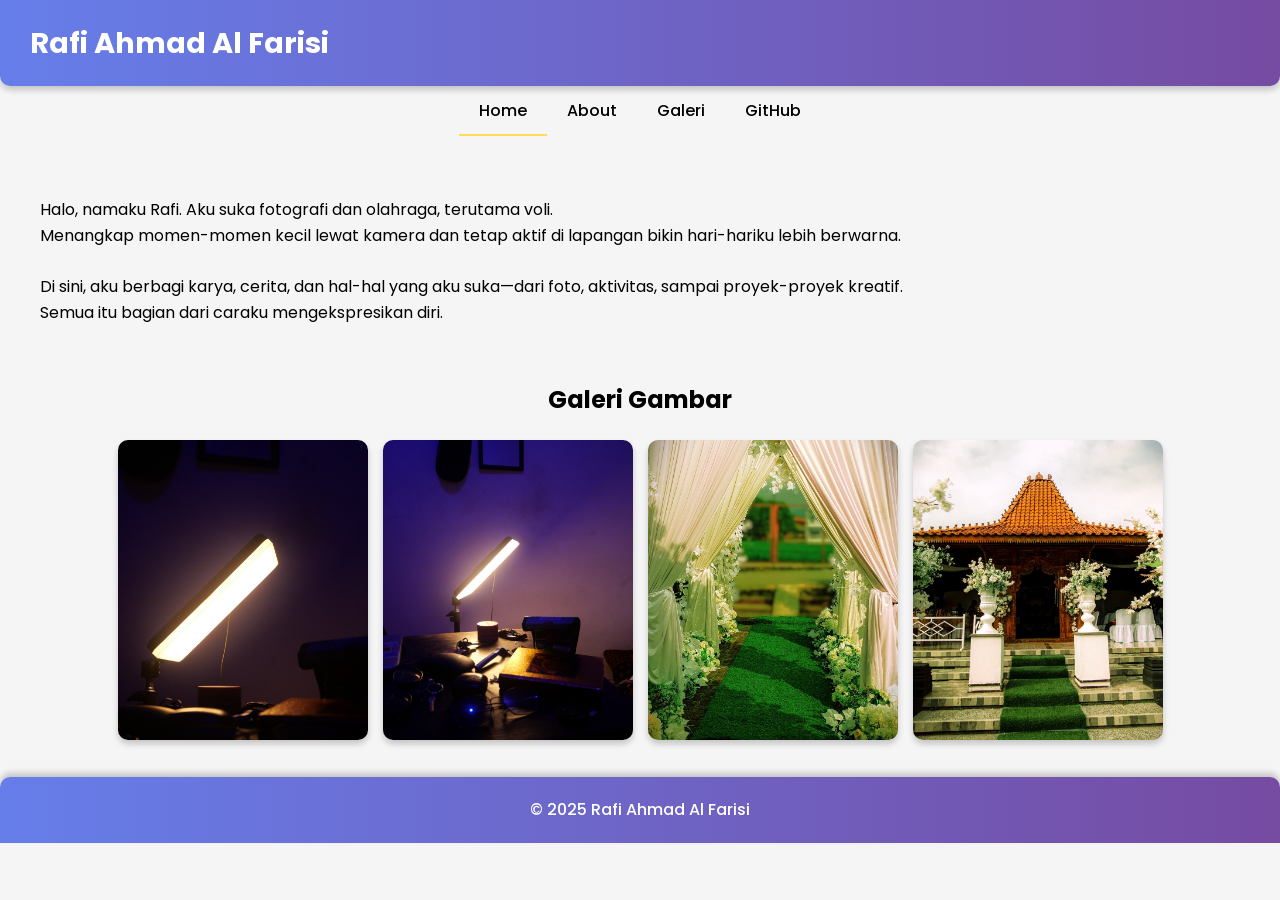
<file: Web Dan Mobile Programming/Kuis1/index.html>
<!DOCTYPE html>
<html lang="id">
<head>
  <meta charset="UTF-8">
  <meta name="viewport" content="width=device-width, initial-scale=1.0">
  <title>Personal Page - Rafi Ahmad Al Farisi</title>
  <link href="css/style.css" rel="stylesheet">
  <link href="https://fonts.googleapis.com/css2?family=Poppins:wght@400;500;700&display=swap" rel="stylesheet">
</head>
<body>

  <!-- Header -->
  <header>
    <h1>Rafi Ahmad Al Farisi</h1>
  </header>

  <!-- Navbar -->
  <nav>
    <a href="#home" class="active">Home</a>
    <a href="#about">About</a>
    <a href="#Gallery">Galeri</a>
    <a href="http://github.com/Rasa50/" target="_blank" rel="noopener noreferrer">GitHub</a>
  </nav>
  
  <!-- Main content -->
  <main>
    <!-- about -->
    <p class="about">
      Halo, namaku Rafi. Aku suka fotografi dan olahraga, terutama voli.
      Menangkap momen-momen kecil lewat kamera dan tetap aktif di lapangan bikin hari-hariku lebih berwarna.
  
      Di sini, aku berbagi karya, cerita, dan hal-hal yang aku suka—dari foto, aktivitas, sampai proyek-proyek kreatif.
      Semua itu bagian dari caraku mengekspresikan diri.
    </p>
  </main>

    <!-- Galeri gambar -->
    <section id="Gallery">
      <h2 style="text-align:center;">Galeri Gambar</h2>
      <div class="image-gallery">
        <div class="image-item">
          <img src="images/1.jpeg" alt="Foto 1">
        </div>
        <div class="image-item">
          <img src="images/2.jpeg" alt="Foto 2">
        </div>
        <div class="image-item">
          <img src="images/3.jpeg" alt="Foto 3">
        </div>
        <div class="image-item">
          <img src="images/4.jpeg" alt="Foto 4">
        </div>
      </div>
    </section>


  <!-- Footer -->
  <footer>
    <p>&copy; 2025 Rafi Ahmad Al Farisi</p>
  </footer>

</body>
</html>
</file>
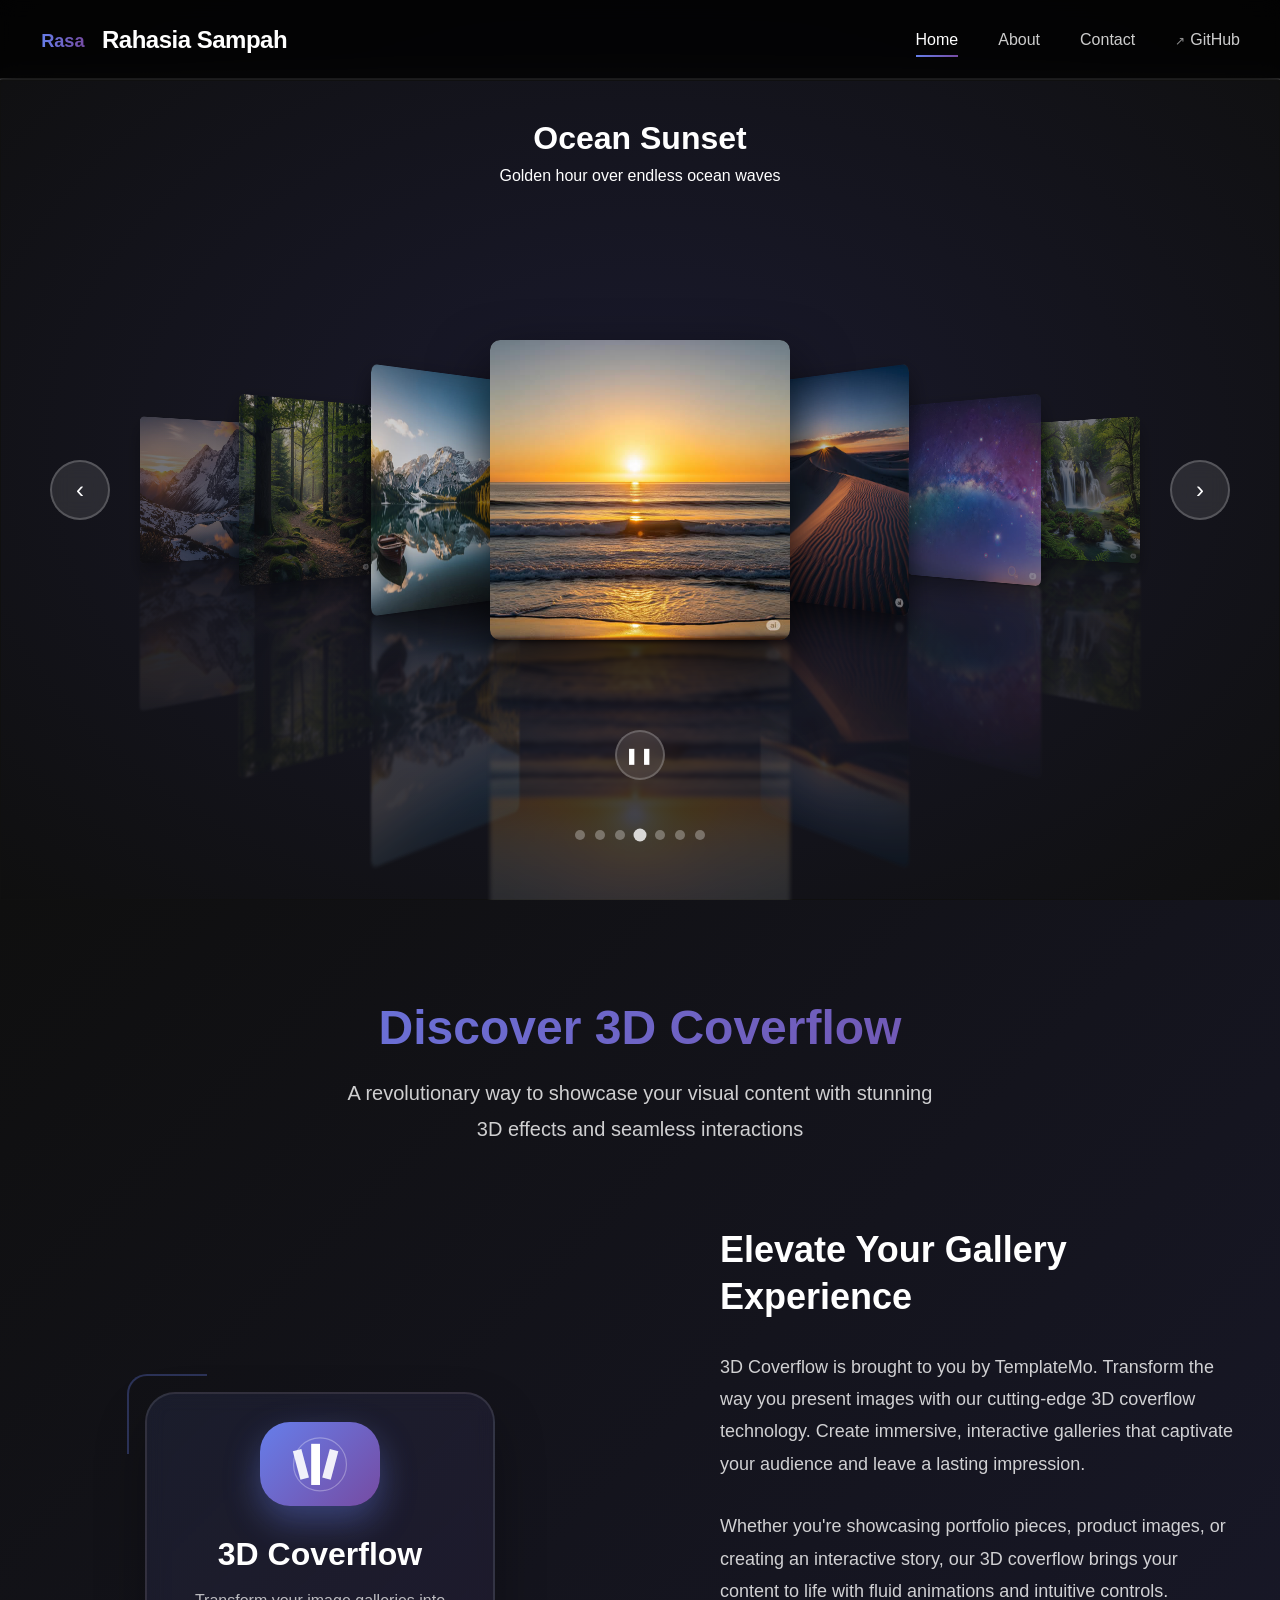
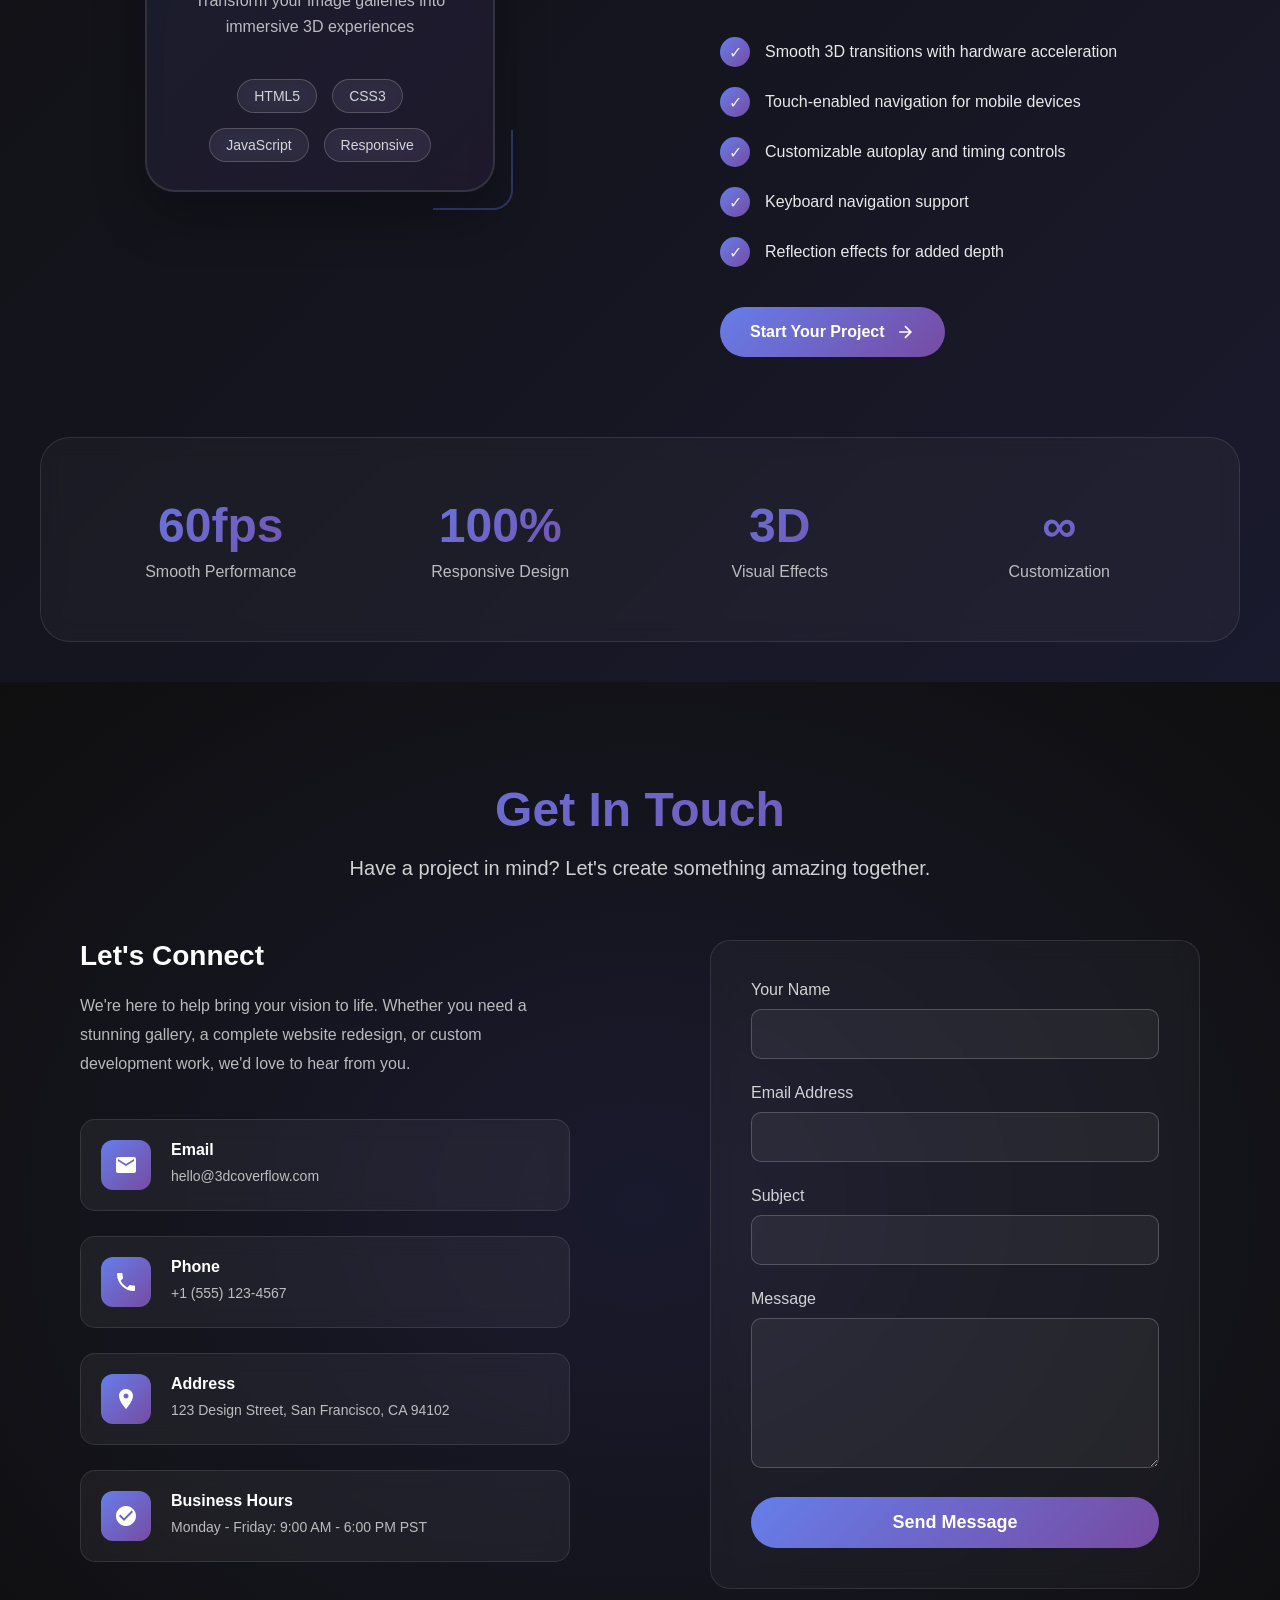
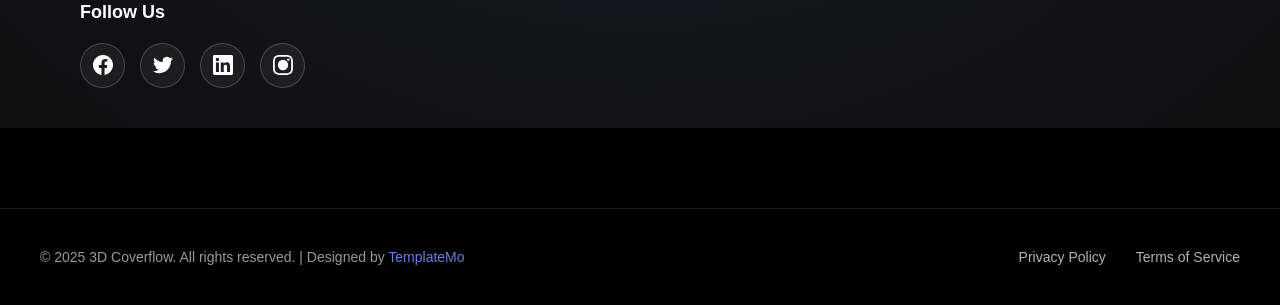
<file: Web Dan Mobile Programming/templatemo_595_3d_coverflow/index.html>
<!DOCTYPE html>
<html lang="en">
<head>
    <meta charset="UTF-8">
    <meta name="viewport" content="width=device-width, initial-scale=1.0">
    <title>Personal Page - Rafi Ahmad Al Farisi</title>
    <link href="templatemo-3d-coverflow.css" rel="stylesheet">

</head>
<body>
    <!-- Header -->
    <header class="header" id="header">
        <a href="#home" class="logo-container">
            <div class="logo">
                <svg viewBox="0 0 220 80" xmlns="http://www.w3.org/2000/svg">
                    <defs>
                        <!-- Gradient -->
                        <linearGradient id="gradRasa" x1="0%" y1="0%" x2="100%" y2="0%">
                        <stop offset="0%" style="stop-color:#667eea;stop-opacity:1" />
                        <stop offset="100%" style="stop-color:#764ba2;stop-opacity:1" />
                        </linearGradient>
                    </defs>
                    <!-- Tulisan Rasa -->
                    <text x="5" y="70"
                            font-family="Poppins, sans-serif"
                            font-size="80"
                            font-weight="700"
                            fill="url(#gradRasa)">
                        Rasa
                    </text>
                </svg>
            </div>
            <div class="logo-text">Rahasia Sampah</div>
        </a>
        
        <nav class="main-menu" id="mainMenu">
            <a href="#home" class="menu-item active">Home</a>
            <a href="#about" class="menu-item">About</a>
            <a href="#contact" class="menu-item">Contact</a>
            <a href="https://github.com" target="_blank" rel="noopener noreferrer" class="menu-item external">GitHub</a>
        </nav>
        
        <div class="menu-toggle" id="menuToggle">
            <span></span>
            <span></span>
            <span></span>
        </div>
    </header>

    <!-- Home Section -->
    <section id="home" class="section">
        <div class="coverflow-wrapper">
            <div class="info">
                <h2 id="current-title">Mountain Landscape</h2>
                <p id="current-description">Majestic peaks covered in snow during golden hour</p>
            </div>

            <div class="coverflow-container" tabindex="0">
                <div class="coverflow" id="coverflow">
                    <div class="coverflow-item" data-index="0">
                        <div class="cover image-loading">
                            <img src="images/mountain-landscape.jpg" alt="Mountain Landscape" loading="lazy">
                        </div>
                        <div class="reflection"></div>
                    </div>
                    <div class="coverflow-item" data-index="1">
                        <div class="cover image-loading">
                            <img src="images/forest-path.jpg" alt="Forest Path" loading="lazy">
                        </div>
                        <div class="reflection"></div>
                    </div>
                    <div class="coverflow-item" data-index="2">
                        <div class="cover image-loading">
                            <img src="images/serene-water-mirroring.jpg" alt="Lake Reflection" loading="lazy">
                        </div>
                        <div class="reflection"></div>
                    </div>
                    <div class="coverflow-item" data-index="3">
                        <div class="cover image-loading">
                            <img src="images/ocean-sunset-golden-hour.jpg" alt="Ocean Sunset" loading="lazy">
                        </div>
                        <div class="reflection"></div>
                    </div>
                    <div class="coverflow-item" data-index="4">
                        <div class="cover image-loading">
                            <img src="images/rolling-sand-dunes.jpg" alt="Desert Dunes" loading="lazy">
                        </div>
                        <div class="reflection"></div>
                    </div>
                    <div class="coverflow-item" data-index="5">
                        <div class="cover image-loading">
                            <img src="images/starry-night.jpg" alt="Starry Night" loading="lazy">
                        </div>
                        <div class="reflection"></div>
                    </div>
                    <div class="coverflow-item" data-index="6">
                        <div class="cover image-loading">
                            <img src="images/cascading-waterfall.jpg" alt="Waterfall" loading="lazy">
                        </div>
                        <div class="reflection"></div>
                    </div>
                </div>

                <button class="nav-button prev" onclick="navigate(-1)">‹</button>
                <button class="nav-button next" onclick="navigate(1)">›</button>

                <div class="dots-container" id="dots"></div>
                
                <!-- Play/Pause Button -->
                <button class="play-pause-button" id="playPauseBtn" onclick="toggleAutoplay()">
                    <span class="play-icon">▶</span>
                    <span class="pause-icon" style="display: none;">❚❚</span>
                </button>
            </div>
        </div>
    </section>

    <!-- About Section -->
    <section id="about" class="section">
        <div class="about-content">
            <div class="about-header">
                <h2>Discover 3D Coverflow</h2>
                <p>A revolutionary way to showcase your visual content with stunning 3D effects and seamless interactions</p>
            </div>
            
            <div class="about-main">
                <div class="about-visual">
                    <div class="showcase-display">
                        <div class="showcase-main">
                            <div class="corner-decoration top-left"></div>
                            <div class="corner-decoration bottom-right"></div>
                            
                            <div class="showcase-logo">
                                <svg viewBox="0 0 100 100" xmlns="http://www.w3.org/2000/svg">
                                    <rect x="10" y="25" width="15" height="50" fill="white" transform="rotate(-15 17.5 50)" opacity="0.9" />
                                    <rect x="35" y="15" width="15" height="70" fill="white" />
                                    <rect x="60" y="25" width="15" height="50" fill="white" transform="rotate(15 67.5 50)" opacity="0.9" />
                                    <circle cx="50" cy="50" r="45" fill="none" stroke="white" stroke-width="2" opacity="0.3" />
                                </svg>
                            </div>
                            
                            <h3 class="showcase-title">3D Coverflow</h3>
                            <p class="showcase-subtitle">Transform your image galleries into immersive 3D experiences</p>
                            
                            <div class="showcase-badges">
                                <a href="https://developer.mozilla.org/en-US/docs/Web/HTML" target="_blank" rel="noopener noreferrer" class="badge">HTML5</a>
                                <a href="https://developer.mozilla.org/en-US/docs/Web/CSS" target="_blank" rel="noopener noreferrer" class="badge">CSS3</a>
                                <a href="https://developer.mozilla.org/en-US/docs/Web/JavaScript" target="_blank" rel="noopener noreferrer" class="badge">JavaScript</a>
                                <a href="https://developer.mozilla.org/en-US/docs/Learn/CSS/CSS_layout/Responsive_Design" target="_blank" rel="noopener noreferrer" class="badge">Responsive</a>
                            </div>
                        </div>
                    </div>
                </div>
                
                <div class="about-info">
                    <h3>Elevate Your Gallery Experience</h3>
                    <p>3D Coverflow is brought to you by TemplateMo. Transform the way you present images with our cutting-edge 3D coverflow technology. Create immersive, interactive galleries that captivate your audience and leave a lasting impression.</p>
                    <p>Whether you're showcasing portfolio pieces, product images, or creating an interactive story, our 3D coverflow brings your content to life with fluid animations and intuitive controls.</p>
                    
                    <ul class="feature-list">
                        <li>Smooth 3D transitions with hardware acceleration</li>
                        <li>Touch-enabled navigation for mobile devices</li>
                        <li>Customizable autoplay and timing controls</li>
                        <li>Keyboard navigation support</li>
                        <li>Reflection effects for added depth</li>
                    </ul>
                    
                    <a href="#contact" class="cta-button">
                        Start Your Project
                        <svg viewBox="0 0 24 24" fill="currentColor">
                            <path d="M5 12h14m-7-7l7 7-7 7" stroke="currentColor" stroke-width="2" fill="none"/>
                        </svg>
                    </a>
                </div>
            </div>
            
            <div class="stats-section">
                <div class="stat-item">
                    <div class="stat-number">60fps</div>
                    <div class="stat-label">Smooth Performance</div>
                </div>
                <div class="stat-item">
                    <div class="stat-number">100%</div>
                    <div class="stat-label">Responsive Design</div>
                </div>
                <div class="stat-item">
                    <div class="stat-number">3D</div>
                    <div class="stat-label">Visual Effects</div>
                </div>
                <div class="stat-item">
                    <div class="stat-number">∞</div>
                    <div class="stat-label">Customization</div>
                </div>
            </div>
        </div>
    </section>

    <!-- Contact Section -->
    <section id="contact" class="section">
        <div class="contact-content">
            <div class="contact-header">
                <h2>Get In Touch</h2>
                <p>Have a project in mind? Let's create something amazing together.</p>
            </div>
            
            <div class="contact-container">
                <div class="contact-info-section">
                    <h3>Let's Connect</h3>
                    <p>We're here to help bring your vision to life. Whether you need a stunning gallery, a complete website redesign, or custom development work, we'd love to hear from you.</p>
                    
                    <div class="contact-details">
                        <div class="contact-item">
                            <div class="contact-icon">
                                <svg viewBox="0 0 24 24">
                                    <path d="M20 4H4c-1.1 0-1.99.9-1.99 2L2 18c0 1.1.9 2 2 2h16c1.1 0 2-.9 2-2V6c0-1.1-.9-2-2-2zm0 4l-8 5-8-5V6l8 5 8-5v2z"/>
                                </svg>
                            </div>
                            <div class="contact-text">
                                <h4>Email</h4>
                                <p>hello@3dcoverflow.com</p>
                            </div>
                        </div>
                        
                        <div class="contact-item">
                            <div class="contact-icon">
                                <svg viewBox="0 0 24 24">
                                    <path d="M6.62 10.79c1.44 2.83 3.76 5.14 6.59 6.59l2.2-2.2c.27-.27.67-.36 1.02-.24 1.12.37 2.33.57 3.57.57.55 0 1 .45 1 1V20c0 .55-.45 1-1 1-9.39 0-17-7.61-17-17 0-.55.45-1 1-1h3.5c.55 0 1 .45 1 1 0 1.25.2 2.45.57 3.57.11.35.03.74-.25 1.02l-2.2 2.2z"/>
                                </svg>
                            </div>
                            <div class="contact-text">
                                <h4>Phone</h4>
                                <p>+1 (555) 123-4567</p>
                            </div>
                        </div>
                        
                        <div class="contact-item">
                            <div class="contact-icon">
                                <svg viewBox="0 0 24 24">
                                    <path d="M12 2C8.13 2 5 5.13 5 9c0 5.25 7 13 7 13s7-7.75 7-13c0-3.87-3.13-7-7-7zm0 9.5c-1.38 0-2.5-1.12-2.5-2.5s1.12-2.5 2.5-2.5 2.5 1.12 2.5 2.5-1.12 2.5-2.5 2.5z"/>
                                </svg>
                            </div>
                            <div class="contact-text">
                                <h4>Address</h4>
                                <p>123 Design Street, San Francisco, CA 94102</p>
                            </div>
                        </div>
                        
                        <div class="contact-item">
                            <div class="contact-icon">
                                <svg viewBox="0 0 24 24">
                                    <path d="M12 2C6.48 2 2 6.48 2 12s4.48 10 10 10 10-4.48 10-10S17.52 2 12 2zm-2 15l-5-5 1.41-1.41L10 14.17l7.59-7.59L19 8l-9 9z"/>
                                </svg>
                            </div>
                            <div class="contact-text">
                                <h4>Business Hours</h4>
                                <p>Monday - Friday: 9:00 AM - 6:00 PM PST</p>
                            </div>
                        </div>
                    </div>
                    
                    <div class="social-links">
                        <h4>Follow Us</h4>
                        <div class="social-buttons">
                            <a href="#" class="social-btn" title="Facebook">
                                <svg viewBox="0 0 24 24">
                                    <path d="M24 12.073c0-6.627-5.373-12-12-12s-12 5.373-12 12c0 5.99 4.388 10.954 10.125 11.854v-8.385H7.078v-3.47h3.047V9.43c0-3.007 1.792-4.669 4.533-4.669 1.312 0 2.686.235 2.686.235v2.953H15.83c-1.491 0-1.956.925-1.956 1.874v2.25h3.328l-.532 3.47h-2.796v8.385C19.612 23.027 24 18.062 24 12.073z"/>
                                </svg>
                            </a>
                            <a href="#" class="social-btn" title="Twitter">
                                <svg viewBox="0 0 24 24">
                                    <path d="M23.953 4.57a10 10 0 01-2.825.775 4.958 4.958 0 002.163-2.723c-.951.555-2.005.959-3.127 1.184a4.92 4.92 0 00-8.384 4.482C7.69 8.095 4.067 6.13 1.64 3.162a4.822 4.822 0 00-.666 2.475c0 1.71.87 3.213 2.188 4.096a4.904 4.904 0 01-2.228-.616v.06a4.923 4.923 0 003.946 4.827 4.996 4.996 0 01-2.212.085 4.936 4.936 0 004.604 3.417 9.867 9.867 0 01-6.102 2.105c-.39 0-.779-.023-1.17-.067a13.995 13.995 0 007.557 2.209c9.053 0 13.998-7.496 13.998-13.985 0-.21 0-.42-.015-.63A9.935 9.935 0 0024 4.59z"/>
                                </svg>
                            </a>
                            <a href="#" class="social-btn" title="LinkedIn">
                                <svg viewBox="0 0 24 24">
                                    <path d="M20.447 20.452h-3.554v-5.569c0-1.328-.027-3.037-1.852-3.037-1.853 0-2.136 1.445-2.136 2.939v5.667H9.351V9h3.414v1.561h.046c.477-.9 1.637-1.85 3.37-1.85 3.601 0 4.267 2.37 4.267 5.455v6.286zM5.337 7.433c-1.144 0-2.063-.926-2.063-2.065 0-1.138.92-2.063 2.063-2.063 1.14 0 2.064.925 2.064 2.063 0 1.139-.925 2.065-2.064 2.065zm1.782 13.019H3.555V9h3.564v11.452zM22.225 0H1.771C.792 0 0 .774 0 1.729v20.542C0 23.227.792 24 1.771 24h20.451C23.2 24 24 23.227 24 22.271V1.729C24 .774 23.2 0 22.222 0h.003z"/>
                                </svg>
                            </a>
                            <a href="#" class="social-btn" title="Instagram">
                                <svg viewBox="0 0 24 24">
                                    <path d="M12 2.163c3.204 0 3.584.012 4.85.07 3.252.148 4.771 1.691 4.919 4.919.058 1.265.069 1.645.069 4.849 0 3.205-.012 3.584-.069 4.849-.149 3.225-1.664 4.771-4.919 4.919-1.266.058-1.644.07-4.85.07-3.204 0-3.584-.012-4.849-.07-3.26-.149-4.771-1.699-4.919-4.92-.058-1.265-.07-1.644-.07-4.849 0-3.204.013-3.583.07-4.849.149-3.227 1.664-4.771 4.919-4.919 1.266-.057 1.645-.069 4.849-.069zm0-2.163c-3.259 0-3.667.014-4.947.072-4.358.2-6.78 2.618-6.98 6.98-.059 1.281-.073 1.689-.073 4.948 0 3.259.014 3.668.072 4.948.2 4.358 2.618 6.78 6.98 6.98 1.281.058 1.689.072 4.948.072 3.259 0 3.668-.014 4.948-.072 4.354-.2 6.782-2.618 6.979-6.98.059-1.28.073-1.689.073-4.948 0-3.259-.014-3.667-.072-4.947-.196-4.354-2.617-6.78-6.979-6.98-1.281-.059-1.69-.073-4.949-.073zM5.838 12a6.162 6.162 0 1112.324 0 6.162 6.162 0 01-12.324 0zM12 16a4 4 0 110-8 4 4 0 010 8zm4.965-10.405a1.44 1.44 0 112.881.001 1.44 1.44 0 01-2.881-.001z"/>
                                </svg>
                            </a>
                        </div>
                    </div>
                </div>
                
                <div class="contact-form-section">
                    <form class="contact-form" onsubmit="handleSubmit(event)">
                        <div class="form-group">
                            <label for="name">Your Name</label>
                            <input type="text" id="name" name="name" required>
                        </div>
                        <div class="form-group">
                            <label for="email">Email Address</label>
                            <input type="email" id="email" name="email" required>
                        </div>
                        <div class="form-group">
                            <label for="subject">Subject</label>
                            <input type="text" id="subject" name="subject" required>
                        </div>
                        <div class="form-group">
                            <label for="message">Message</label>
                            <textarea id="message" name="message" required></textarea>
                        </div>
                        <button type="submit" class="submit-btn">Send Message</button>
                    </form>
                </div>
            </div>
        </div>
    </section>

    <!-- Footer -->
    <footer class="footer">
        <div class="footer-content">
            <div class="footer-copyright">
                © 2025 3D Coverflow. All rights reserved. | Designed by <a href="https://templatemo.com" target="_blank" rel="noopener noreferrer">TemplateMo</a>
            </div>
            <div class="footer-links">
                <a href="#privacy" onclick="event.preventDefault(); alert('Privacy Policy page would go here');">Privacy Policy</a>
                <a href="#terms" onclick="event.preventDefault(); alert('Terms of Service page would go here');">Terms of Service</a>
            </div>
        </div>
    </footer>

    <!-- Scroll to top button -->
    <div class="scroll-to-top" id="scrollToTop">
        <span>↑</span>
    </div>

<script src="templatemo-3d-coverflow-scripts.js"></script>

</body>
</html>
</file>
<file: Web Dan Mobile Programming/Kuis1/css/style.css>
body {
    font-family: 'Poppins', sans-serif;
    margin: 0;
    padding: 0;
    line-height: 1.6;
    background-color: #f5f5f5;
}

/* Header */
header {
    background: linear-gradient(90deg, #667eea, #764ba2);
    color: white;
    padding: 20px 30px;
    display: flex;
    justify-content: space-between;
    align-items: center;
    box-shadow: 0 4px 6px rgba(0,0,0,0.2);
    border-radius: 0 0 10px 10px;
}

header h1 {
    font-family: 'Poppins', sans-serif;
    margin: 0;
    font-size: 1.8rem;
    font-weight: 700;
}

/* Navbar */
nav {
    display: flex;
    justify-content: center;
    flex-wrap: wrap;
    background: transparent;
}

nav a {
    font-family: 'Poppins', sans-serif;
    color: rgb(0, 0, 0);
    text-decoration: none;
    padding: 12px 20px;
    position: relative;
    transition: transform 0.2s, color 0.2s;
    font-weight: 500;
}

nav a::after {
    content: '';
    position: absolute;
    left: 0;
    bottom: 0;
    width: 0;
    height: 2px;
    background: #ffdd57;
    transition: 0.3s;
}

nav a:hover::after,
nav a.active::after {
    width: 100%;
}

nav a:hover {
    transform: scale(1.05);
    color: #ffdd57;
}

/* Responsive untuk HP */
@media (max-width: 600px) {
    header {
        flex-direction: column;
        align-items: flex-start;
        padding: 15px;
    }
    nav {
        width: 100%;
        flex-direction: column;
        align-items: flex-start;
        margin-top: 10px;
    }
    nav a {
        width: 100%;
        padding: 10px 0;
    }
}

/* Main content */
main {
    padding: 20px;
    max-width: 1200px;
    margin: auto;
}

/* about */
.about {
    font-family: 'Poppins', sans-serif;
    white-space: pre-line;
}

/* Galeri gambar */
.image-gallery {
    display: flex;
    flex-wrap: wrap;
    justify-content: center;
    gap: 15px;
    margin: 20px 0;
}

.image-item img {
    width: 250px;
    height: 300px;
    object-fit: cover;  
    border-radius: 10px; 
    box-shadow: 0 4px 6px rgba(0,0,0,0.2);
}


@media (max-width: 500px) {
    .image-item img {
    width: 90%;
    height: auto;
    }
}


/* Footer */
footer {
    text-align: center;
    padding: 20px 30px;
    background: linear-gradient(90deg, #667eea, #764ba2);
    color: white;
    border-radius: 10px 10px 0 0;
    box-shadow: 0 -4px 6px rgba(0,0,0,0.2);
    margin-top: 30px;
    font-weight: 500;
}

footer p {
    font-family: 'Poppins', sans-serif;
    margin: 0;
    font-size: 1rem;
}
</file>
<file: Web Dan Mobile Programming/templatemo_595_3d_coverflow/templatemo-3d-coverflow.css>
/*

TemplateMo 595 3d coverflow

https://templatemo.com/tm-595-3d-coverflow

*/

@charset "utf-8";
/* CSS Document */

 * {
            margin: 0;
            padding: 0;
            box-sizing: border-box;
        }

        html {
            scroll-behavior: smooth;
        }

        body {
            font-family: -apple-system, BlinkMacSystemFont, 'Segoe UI', Roboto, Helvetica, Arial, sans-serif;
            overflow-x: hidden;
            position: relative;
            background: #000;
        }

        /* Sections */
        .section {
            min-height: 100vh;
            position: relative;
            display: flex;
            align-items: center;
            justify-content: center;
        }

        #home {
            background: radial-gradient(ellipse at center, #1a1a2e 0%, #0f0f0f 100%);
        }

        #about {
            background: linear-gradient(135deg, #0f0f0f 0%, #1a1a2e 100%);
        }

        #contact {
            background: radial-gradient(ellipse at center, #1a1a2e 0%, #0f0f0f 100%);
        }

        /* Header Styles */
        .header {
            position: fixed;
            top: 0;
            left: 0;
            right: 0;
            height: 80px;
            background: rgba(0, 0, 0, 0.8);
            backdrop-filter: blur(10px);
            border-bottom: 1px solid rgba(255, 255, 255, 0.1);
            z-index: 1000;
            display: flex;
            align-items: center;
            justify-content: space-between;
            padding: 0 40px;
            transition: all 0.3s ease;
        }

        .header.scrolled {
            background: rgba(0, 0, 0, 0.95);
            height: 70px;
        }

        .logo-container {
            display: flex;
            align-items: center;
            gap: 12px;
            text-decoration: none;
            cursor: pointer;
            transition: transform 0.3s ease;
        }

        .logo-container:hover {
            transform: translateY(-2px);
        }

        .logo {
            width: 50px;
            height: 50px;
            display: flex;
            align-items: center;
            justify-content: center;
        }

        .logo svg {
            width: 100%;
            height: 100%;
        }

        .logo-text {
            color: white;
            font-size: 24px;
            font-weight: 600;
            letter-spacing: -0.5px;
        }

        .main-menu {
            display: flex;
            align-items: center;
            gap: 40px;
        }

        .menu-item {
            color: rgba(255, 255, 255, 0.8);
            text-decoration: none;
            font-size: 16px;
            font-weight: 500;
            transition: all 0.3s ease;
            position: relative;
            padding: 8px 0;
        }

        .menu-item:hover {
            color: white;
            transform: translateY(-2px);
        }

        .menu-item::after {
            content: '';
            position: absolute;
            bottom: 0;
            left: 0;
            width: 0;
            height: 2px;
            background: linear-gradient(90deg, #667eea, #764ba2);
            transition: width 0.3s ease;
        }

        .menu-item:hover::after {
            width: 100%;
        }

        .menu-item.active {
            color: white;
        }

        .menu-item.active::after {
            width: 100%;
        }

        .menu-item.external::before {
            content: '↗';
            margin-right: 5px;
            font-size: 12px;
            opacity: 0.7;
        }

        /* Mobile menu toggle */
        .menu-toggle {
            display: none;
            flex-direction: column;
            cursor: pointer;
            padding: 4px;
        }

        .menu-toggle span {
            width: 25px;
            height: 3px;
            background: white;
            margin: 3px 0;
            transition: 0.3s;
            border-radius: 2px;
        }

        /* Home Section with Coverflow */
        .coverflow-wrapper {
            width: 100%;

            height: 100vh;
            display: flex;
            align-items: center;
            justify-content: center;
            padding-top: 80px;
        }

        .coverflow-container {
            width: 100%;
            height: 100%;
            display: flex;
            align-items: center;
            justify-content: center;
            perspective: 1200px;
            position: relative;
        }

        .coverflow {
            display: flex;
            align-items: center;
            justify-content: center;
            transform-style: preserve-3d;
            position: relative;
            width: 100%;
            height: 400px;
        }

        .coverflow-item {
            position: absolute;
            width: 300px;
            height: 300px;
            transition: all 0.6s cubic-bezier(0.68, -0.55, 0.265, 1.55);
            cursor: pointer;
            user-select: none;
        }

        .coverflow-item .cover {
            width: 100%;
            height: 100%;
            border-radius: 10px;
            box-shadow: 0 20px 40px rgba(0, 0, 0, 0.8);
            position: relative;
            overflow: hidden;
            transform-style: preserve-3d;
            background: #333;
        }

        .coverflow-item .cover img {
            width: 100%;
            height: 100%;
            object-fit: cover;
            border-radius: 10px;
        }

        /* Reflection */
        .coverflow-item .reflection {
            position: absolute;
            top: 100%;
            left: 0;
            width: 100%;
            height: 100%;
            border-radius: 10px;
            transform: scaleY(-1);
            opacity: 0.2;
            filter: blur(2px);
            background: linear-gradient(to bottom, 
                rgba(0, 0, 0, 0) 0%, 
                rgba(0, 0, 0, 0.8) 50%, 
                rgba(0, 0, 0, 1) 100%);
            overflow: hidden;
        }

        /* Active item (center) */
        .coverflow-item.active {
            z-index: 100;
            transform: translateX(0) translateZ(0) rotateY(0deg);
        }

        .coverflow-item.active .cover {
            box-shadow: 0 30px 60px rgba(0, 0, 0, 0.9);
        }

        /* Navigation */
        .nav-button {
            position: absolute;
            top: 50%;
            transform: translateY(-50%);
            background: rgba(255, 255, 255, 0.1);
            border: 2px solid rgba(255, 255, 255, 0.2);
            color: white;
            width: 60px;
            height: 60px;
            border-radius: 50%;
            cursor: pointer;
            font-size: 24px;
            display: flex;
            align-items: center;
            justify-content: center;
            transition: all 0.3s ease;
            backdrop-filter: blur(10px);
            z-index: 200;
        }

        .nav-button:hover {
            background: rgba(255, 255, 255, 0.2);
            transform: translateY(-50%) scale(1.1);
        }

        .nav-button.prev {
            left: 50px;
        }

        .nav-button.next {
            right: 50px;
        }

        /* Dots indicator */
        .dots-container {
            position: absolute;
            bottom: 60px;
            left: 50%;
            transform: translateX(-50%);
            display: flex;
            gap: 10px;
            z-index: 200;
        }

        .dot {
            width: 10px;
            height: 10px;
            border-radius: 50%;
            background: rgba(255, 255, 255, 0.3);
            cursor: pointer;
            transition: all 0.3s ease;
        }

        .dot.active {
            background: rgba(255, 255, 255, 0.8);
            transform: scale(1.3);
        }

        /* Info display */
        .info {
            position: absolute;
            top: 120px;
            left: 50%;
            transform: translateX(-50%);
            color: white;
            text-align: center;
            z-index: 200;
        }

        .info h2 {
            font-size: 32px;
            margin-bottom: 10px;
            opacity: 0;
            animation: fadeIn 0.6s forwards;
        }

        .info p {
            font-size: 16px;
            opacity: 0.7;
        }

        @keyframes fadeIn {
            to {
                opacity: 1;
            }
        }

        /* Play/Pause Button */
        .play-pause-button {
            position: absolute;
            bottom: 120px;
            left: 50%;
            transform: translateX(-50%);
            background: rgba(255, 255, 255, 0.1);
            border: 2px solid rgba(255, 255, 255, 0.2);
            color: white;
            width: 50px;
            height: 50px;
            border-radius: 50%;
            cursor: pointer;
            font-size: 20px;
            display: flex;
            align-items: center;
            justify-content: center;
            transition: all 0.3s ease;
            backdrop-filter: blur(10px);
            z-index: 200;
        }

        .play-pause-button:hover {
            background: rgba(255, 255, 255, 0.2);
            transform: translateX(-50%) scale(1.1);
        }

        .play-pause-button .pause-icon {
            font-size: 16px;
            letter-spacing: 2px;
        }

        /* About Section */
        .about-content {
            max-width: 1400px;
            margin: 0 auto;
            padding: 40px;
            color: white;
        }

        .about-header {
            text-align: center;
            margin-bottom: 80px;
        }

        .about-header h2 {
            font-size: 48px;
			margin-top: 60px;
            margin-bottom: 20px;
            background: linear-gradient(135deg, #667eea 0%, #764ba2 100%);
            -webkit-background-clip: text;
            -webkit-text-fill-color: transparent;
            background-clip: text;
        }

        .about-header p {
            font-size: 20px;
            color: rgba(255, 255, 255, 0.8);
            max-width: 600px;
            margin: 0 auto;
            line-height: 1.8;
        }

        .about-main {
            display: grid;
            grid-template-columns: 1fr 1fr;
            gap: 80px;
            align-items: center;
            margin-bottom: 80px;
        }

        .about-visual {
            position: relative;
            height: 600px;
            display: flex;
            align-items: center;
            justify-content: center;
        }

        .showcase-display {
            position: relative;
            width: 100%;
            max-width: 500px;
            height: 500px;
            display: flex;
            align-items: center;
            justify-content: center;
        }

        .showcase-main {
            position: relative;
            width: 350px;
            height: 400px;
            background: linear-gradient(135deg, rgba(102, 126, 234, 0.1) 0%, rgba(118, 75, 162, 0.1) 100%);
            border-radius: 30px;
            border: 2px solid rgba(255, 255, 255, 0.1);
            padding: 40px;
            display: flex;
            flex-direction: column;
            align-items: center;
            justify-content: center;
            backdrop-filter: blur(10px);
            box-shadow: 0 25px 50px rgba(0, 0, 0, 0.3);
        }

        .showcase-logo {
            width: 120px;
            height: 120px;
            background: linear-gradient(135deg, #667eea 0%, #764ba2 100%);
            border-radius: 30px;
            display: flex;
            align-items: center;
            justify-content: center;
            margin-bottom: 30px;
            box-shadow: 0 15px 35px rgba(102, 126, 234, 0.4);
        }

        .showcase-logo svg {
            width: 70%;
            height: 70%;
        }

        .showcase-title {
            font-size: 32px;
            font-weight: 700;
            color: white;
            margin-bottom: 15px;
            text-align: center;
        }

        .showcase-subtitle {
            font-size: 16px;
            color: rgba(255, 255, 255, 0.7);
            text-align: center;
            margin-bottom: 40px;
            line-height: 1.6;
        }

        .showcase-badges {
            display: flex;
            gap: 15px;
            flex-wrap: wrap;
            justify-content: center;
        }

        .badge {
            background: rgba(255, 255, 255, 0.05);
            border: 1px solid rgba(255, 255, 255, 0.2);
            border-radius: 20px;
            padding: 8px 16px;
            font-size: 14px;
            color: rgba(255, 255, 255, 0.8);
            backdrop-filter: blur(10px);
            transition: all 0.3s ease;
            cursor: pointer;
            text-decoration: none;
            display: inline-block;
        }

        .badge:hover {
            background: linear-gradient(135deg, #667eea 0%, #764ba2 100%);
            border-color: transparent;
            color: white;
            transform: translateY(-2px);
            box-shadow: 0 5px 15px rgba(102, 126, 234, 0.3);
        }

        .badge:active {
            transform: translateY(0);
            box-shadow: 0 2px 8px rgba(102, 126, 234, 0.3);
        }

        /* Decorative corner elements */
        .corner-decoration {
            position: absolute;
            width: 80px;
            height: 80px;
            border: 2px solid rgba(102, 126, 234, 0.3);
        }

        .corner-decoration.top-left {
            top: -20px;
            left: -20px;
            border-right: none;
            border-bottom: none;
            border-radius: 20px 0 0 0;
        }

        .corner-decoration.bottom-right {
            bottom: -20px;
            right: -20px;
            border-left: none;
            border-top: none;
            border-radius: 0 0 20px 0;
        }

        .about-info {
            padding-left: 40px;
        }

        .about-info h3 {
            font-size: 36px;
            margin-bottom: 30px;
            line-height: 1.3;
        }

        .about-info p {
            font-size: 18px;
            color: rgba(255, 255, 255, 0.8);
            line-height: 1.8;
            margin-bottom: 30px;
        }

        .feature-list {
            list-style: none;
            margin-bottom: 40px;
        }

        .feature-list li {
            display: flex;
            align-items: center;
            gap: 15px;
            margin-bottom: 20px;
            font-size: 16px;
            color: rgba(255, 255, 255, 0.9);
        }

        .feature-list li::before {
            content: '✓';
            display: flex;
            align-items: center;
            justify-content: center;
            width: 30px;
            height: 30px;
            background: linear-gradient(135deg, #667eea 0%, #764ba2 100%);
            border-radius: 50%;
            flex-shrink: 0;
        }

        .cta-button {
            display: inline-flex;
            align-items: center;
            gap: 10px;
            background: linear-gradient(135deg, #667eea 0%, #764ba2 100%);
            color: white;
            text-decoration: none;
            padding: 15px 30px;
            border-radius: 30px;
            font-weight: 600;
            transition: all 0.3s ease;
        }

        .cta-button:hover {
            transform: translateY(-2px);
            box-shadow: 0 10px 30px rgba(102, 126, 234, 0.5);
        }

        .cta-button svg {
            width: 20px;
            height: 20px;
            transition: transform 0.3s ease;
        }

        .cta-button:hover svg {
            transform: translateX(5px);
        }

        .stats-section {
            display: grid;
            grid-template-columns: repeat(4, 1fr);
            gap: 40px;
            padding: 60px;
            background: rgba(255, 255, 255, 0.03);
            backdrop-filter: blur(10px);
            border-radius: 30px;
            border: 1px solid rgba(255, 255, 255, 0.1);
        }

        .stat-item {
            text-align: center;
        }

        .stat-number {
            font-size: 48px;
            font-weight: 700;
            background: linear-gradient(135deg, #667eea 0%, #764ba2 100%);
            -webkit-background-clip: text;
            -webkit-text-fill-color: transparent;
            background-clip: text;
            margin-bottom: 10px;
        }

        .stat-label {
            font-size: 16px;
            color: rgba(255, 255, 255, 0.7);
        }

        /* Contact Section */
        .contact-content {
            max-width: 1200px;
            margin: 0 auto;
            padding: 40px;
            color: white;
        }

        .contact-header {
            text-align: center;
			margin-top: 60px;
            margin-bottom: 60px;
        }

        .contact-header h2 {
            font-size: 48px;
            margin-bottom: 20px;
            background: linear-gradient(135deg, #667eea 0%, #764ba2 100%);
            -webkit-background-clip: text;
            -webkit-text-fill-color: transparent;
            background-clip: text;
        }

        .contact-header p {
            font-size: 20px;
            color: rgba(255, 255, 255, 0.8);
            max-width: 600px;
            margin: 0 auto;
        }

        .contact-container {
            display: grid;
            grid-template-columns: 1fr 1fr;
            gap: 60px;
            align-items: start;
        }

        .contact-info-section {
            padding-right: 40px;
        }

        .contact-info-section h3 {
            font-size: 28px;
            margin-bottom: 20px;
            color: white;
        }

        .contact-info-section p {
            font-size: 16px;
            color: rgba(255, 255, 255, 0.7);
            line-height: 1.8;
            margin-bottom: 40px;
        }

        .contact-details {
            display: flex;
            flex-direction: column;
            gap: 25px;
        }

        .contact-item {
            display: flex;
            align-items: center;
            gap: 20px;
            padding: 20px;
            background: rgba(255, 255, 255, 0.05);
            backdrop-filter: blur(10px);
            border: 1px solid rgba(255, 255, 255, 0.1);
            border-radius: 15px;
            transition: all 0.3s ease;
        }

        .contact-item:hover {
            background: rgba(255, 255, 255, 0.08);
            transform: translateX(5px);
            box-shadow: 0 10px 30px rgba(102, 126, 234, 0.2);
        }

        .contact-icon {
            width: 50px;
            height: 50px;
            background: linear-gradient(135deg, #667eea 0%, #764ba2 100%);
            border-radius: 12px;
            display: flex;
            align-items: center;
            justify-content: center;
            flex-shrink: 0;
        }

        .contact-icon svg {
            width: 24px;
            height: 24px;
            fill: white;
        }

        .contact-text {
            flex: 1;
        }

        .contact-text h4 {
            font-size: 16px;
            color: white;
            margin-bottom: 5px;
        }

        .contact-text p {
            font-size: 14px;
            color: rgba(255, 255, 255, 0.7);
            margin: 0;
        }

        .social-links {
            margin-top: 40px;
        }

        .social-links h4 {
            font-size: 18px;
            margin-bottom: 20px;
            color: white;
        }

        .social-buttons {
            display: flex;
            gap: 15px;
        }

        .social-btn {
            width: 45px;
            height: 45px;
            background: rgba(255, 255, 255, 0.05);
            border: 1px solid rgba(255, 255, 255, 0.2);
            border-radius: 50%;
            display: flex;
            align-items: center;
            justify-content: center;
            transition: all 0.3s ease;
            cursor: pointer;
        }

        .social-btn:hover {
            background: linear-gradient(135deg, #667eea 0%, #764ba2 100%);
            border-color: transparent;
            transform: translateY(-3px);
            box-shadow: 0 10px 20px rgba(102, 126, 234, 0.4);
        }

        .social-btn svg {
            width: 20px;
            height: 20px;
            fill: white;
        }

        .contact-form-section {
            padding-left: 40px;
        }

        .contact-form {
            background: rgba(255, 255, 255, 0.03);
            backdrop-filter: blur(10px);
            border: 1px solid rgba(255, 255, 255, 0.1);
            border-radius: 20px;
            padding: 40px;
        }

        .form-group {
            margin-bottom: 25px;
        }

        .form-group label {
            display: block;
            margin-bottom: 10px;
            color: rgba(255, 255, 255, 0.8);
            font-weight: 500;
        }

        .form-group input,
        .form-group textarea {
            width: 100%;
            padding: 15px;
            background: rgba(255, 255, 255, 0.05);
            border: 1px solid rgba(255, 255, 255, 0.2);
            border-radius: 10px;
            color: white;
            font-size: 16px;
            font-family: inherit;
            transition: all 0.3s ease;
        }

        .form-group input:focus,
        .form-group textarea:focus {
            outline: none;
            border-color: #667eea;
            background: rgba(255, 255, 255, 0.08);
        }

        .form-group textarea {
            resize: vertical;
            min-height: 150px;
            line-height: 1.5;
        }

        .submit-btn {
            background: linear-gradient(135deg, #667eea 0%, #764ba2 100%);
            color: white;
            border: none;
            padding: 15px 40px;
            font-size: 18px;
            font-weight: 600;
            border-radius: 30px;
            cursor: pointer;
            transition: all 0.3s ease;
            width: 100%;
        }

        .submit-btn:hover {
            transform: translateY(-2px);
            box-shadow: 0 10px 30px rgba(102, 126, 234, 0.5);
        }

        /* Smooth image loading */
        .image-loading {
            background: linear-gradient(45deg, #333, #555);
            position: relative;
        }

        .image-loading::after {
            content: '📷';
            position: absolute;
            top: 50%;
            left: 50%;
            transform: translate(-50%, -50%);
            font-size: 48px;
            opacity: 0.5;
        }

        /* Footer Styles */
        .footer {
            background: rgba(0, 0, 0, 0.95);
            border-top: 1px solid rgba(255, 255, 255, 0.1);
            padding: 40px 20px;
            margin-top: 80px;
        }

        .footer-content {
            max-width: 1200px;
            margin: 0 auto;
            display: flex;
            justify-content: space-between;
            align-items: center;
            flex-wrap: wrap;
            gap: 30px;
        }

        .footer-copyright {
            color: rgba(255, 255, 255, 0.6);
            font-size: 14px;
        }

        .footer-copyright a {
            color: #667eea;
            text-decoration: none;
            transition: color 0.3s ease;
        }

        .footer-copyright a:hover {
            color: #764ba2;
        }

        .footer-links {
            display: flex;
            gap: 30px;
            align-items: center;
        }

        .footer-links a {
            color: rgba(255, 255, 255, 0.7);
            text-decoration: none;
            font-size: 14px;
            transition: color 0.3s ease;
        }

        .footer-links a:hover {
            color: white;
        }

        /* Scroll to top button */
        .scroll-to-top {
            position: fixed;
            bottom: 30px;
            right: 30px;
            width: 50px;
            height: 50px;
            background: linear-gradient(135deg, #667eea 0%, #764ba2 100%);
            border-radius: 50%;
            display: flex;
            align-items: center;
            justify-content: center;
            color: white;
            font-size: 20px;
            cursor: pointer;
            opacity: 0;
            transform: translateY(100px);
            transition: all 0.3s ease;
            z-index: 999;
        }

        .scroll-to-top.visible {
            opacity: 1;
            transform: translateY(0);
        }

        .scroll-to-top:hover {
            transform: translateY(-5px);
            box-shadow: 0 10px 30px rgba(102, 126, 234, 0.5);
        }

        /* Mobile Responsive */
        @media (max-width: 1024px) {
            .about-main {
                grid-template-columns: 1fr;
                gap: 60px;
            }

            .about-visual {
                height: 400px;
            }

            .about-info {
                padding-left: 0;
                text-align: center;
            }

            .feature-list {
                text-align: left;
                max-width: 500px;
                margin: 0 auto 40px;
            }

            .stats-section {
                grid-template-columns: repeat(2, 1fr);
                gap: 30px;
                padding: 40px;
            }

            /* Contact section responsive */
            .contact-container {
                grid-template-columns: 1fr;
                gap: 50px;
            }

            .contact-info-section {
                padding-right: 0;
            }

            .contact-form-section {
                padding-left: 0;
            }
        }

        @media (max-width: 768px) {
            .header {
                padding: 0 20px;
            }

            .main-menu {
                display: none;
                position: absolute;
                top: 100%;
                left: 0;
                right: 0;
                background: rgba(0, 0, 0, 0.95);
                backdrop-filter: blur(10px);
                flex-direction: column;
                padding: 20px;
                gap: 20px;
                border-bottom: 1px solid rgba(255, 255, 255, 0.1);
            }

            .main-menu.active {
                display: flex;
            }

            .menu-toggle {
                display: flex;
            }

            .menu-toggle.active span:nth-child(1) {
                transform: rotate(-45deg) translate(-5px, 6px);
            }

            .menu-toggle.active span:nth-child(2) {
                opacity: 0;
            }

            .menu-toggle.active span:nth-child(3) {
                transform: rotate(45deg) translate(-5px, -6px);
            }

            .coverflow-item {
                width: 200px;
                height: 200px;
            }

            .nav-button {
                width: 40px;
                height: 40px;
                font-size: 18px;
            }

            .nav-button.prev {
                left: 20px;
            }

            .nav-button.next {
                right: 20px;
            }

            .info h2 {
                font-size: 24px;
            }

            .info p {
                font-size: 14px;
            }

            .logo-text {
                font-size: 20px;
            }

            .about-header h2 {
                font-size: 36px;
            }

            .about-info h3 {
                font-size: 28px;
            }

            .about-visual {
                height: 400px;
            }

            .showcase-display {
                max-width: 350px;
                height: 400px;
            }

            .showcase-main {
                width: 100%;
                height: 350px;
                padding: 30px;
            }

            .showcase-logo {
                width: 100px;
                height: 100px;
                margin-bottom: 20px;
            }

            .showcase-title {
                font-size: 28px;
            }

            .showcase-subtitle {
                font-size: 14px;
                margin-bottom: 30px;
            }

            .corner-decoration {
                display: none;
            }

            .stat-number {
                font-size: 36px;
            }

            .contact-content h2 {
                font-size: 36px;
            }

            .footer-content {
                flex-direction: column;
                text-align: center;
                gap: 20px;
            }

            .footer-links {
                gap: 20px;
            }
        }

        @media (max-width: 480px) {
            .header {
                height: 70px;
                padding: 0 15px;
            }

            .header.scrolled {
                height: 60px;
            }

            .logo {
                width: 40px;
                height: 40px;
            }

            .logo-text {
                font-size: 18px;
            }

            .coverflow-item {
                width: 180px;
                height: 180px;
            }

            .about-content,
            .contact-content {
                padding: 20px;
            }

            /* Additional contact section mobile optimization for small screens */
            .contact-container {
                gap: 30px;
            }

            .contact-header {
                margin-bottom: 40px;
            }

            .contact-header h2 {
                font-size: 32px;
                margin-bottom: 15px;
            }

            .contact-header p {
                font-size: 16px;
                padding: 0 10px;
            }

            .contact-info-section {
                margin-bottom: 20px;
            }

            .contact-info-section h3 {
                font-size: 22px;
                margin-bottom: 15px;
            }

            .contact-info-section > p {
                font-size: 14px;
                padding: 0 10px;
                margin-bottom: 30px;
            }

            .contact-details {
                gap: 15px;
            }

            .contact-item {
                padding: 15px;
                gap: 12px;
            }

            .contact-icon {
                width: 40px;
                height: 40px;
            }

            .contact-icon svg {
                width: 20px;
                height: 20px;
            }

            .contact-text h4 {
                font-size: 14px;
            }

            .contact-text p {
                font-size: 12px;
                word-break: break-word;
            }

            .social-links {
                margin-top: 30px;
            }

            .social-links h4 {
                font-size: 16px;
                margin-bottom: 15px;
            }

            .social-buttons {
                gap: 10px;
            }

            .social-btn {
                width: 40px;
                height: 40px;
            }

            .social-btn svg {
                width: 18px;
                height: 18px;
            }

            .contact-form {
                padding: 20px 15px;
                border-radius: 15px;
            }

            .form-group {
                margin-bottom: 20px;
            }

            .form-group label {
                font-size: 14px;
                margin-bottom: 8px;
            }

            .form-group input,
            .form-group textarea {
                padding: 12px;
                font-size: 14px;
                border-radius: 8px;
            }

            .form-group textarea {
                min-height: 120px;
            }

            .submit-btn {
                padding: 12px 30px;
                font-size: 16px;
                border-radius: 25px;
            }
        }
</file>
